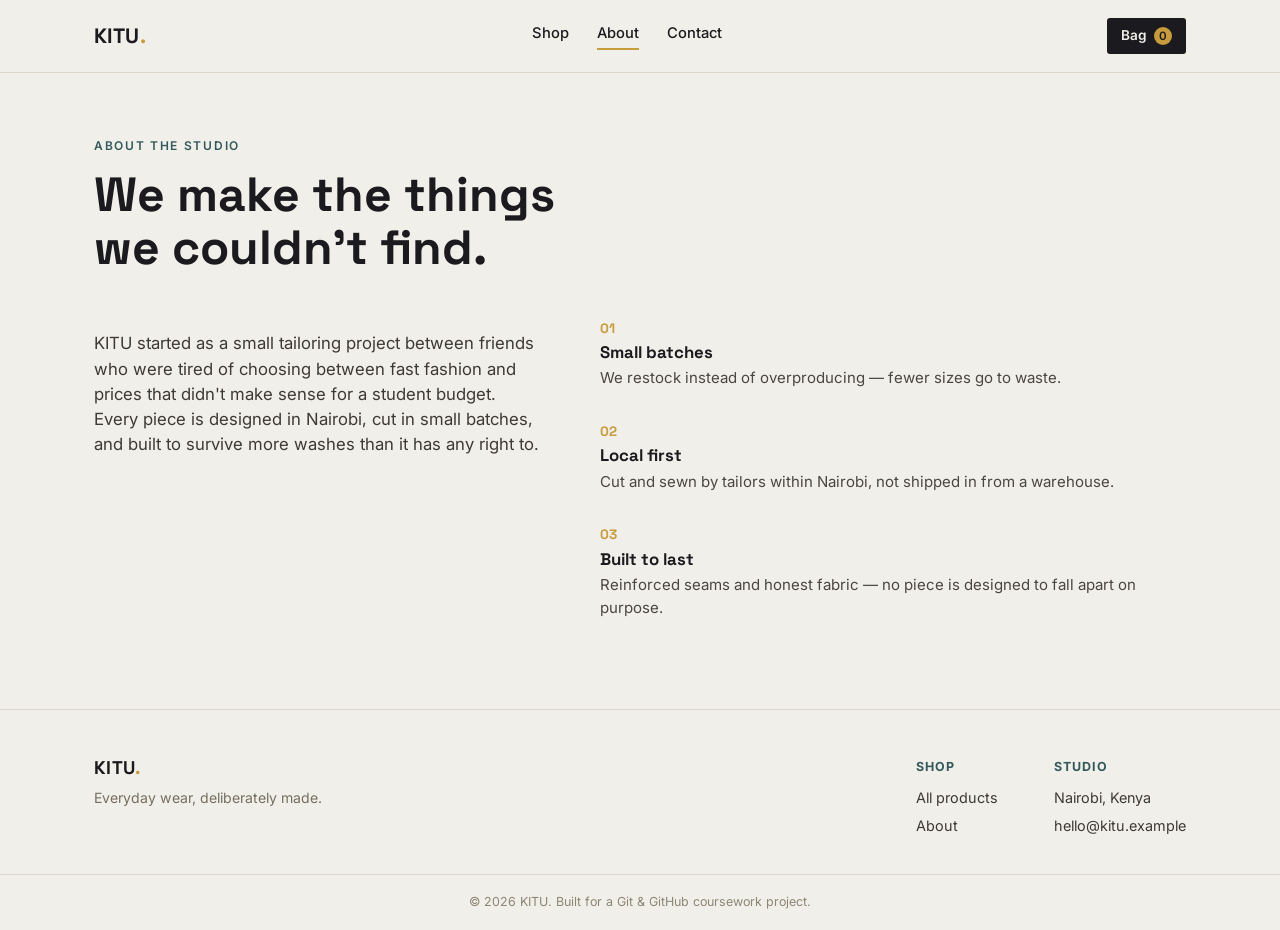
<file: about.html>
<!DOCTYPE html>
<html lang="en">
<head>
<meta charset="UTF-8">
<meta name="viewport" content="width=device-width, initial-scale=1.0">
<title>About — KITU.</title>
<link rel="preconnect" href="https://fonts.googleapis.com">
<link href="https://fonts.googleapis.com/css2?family=Space+Grotesk:wght@500;700&family=Inter:wght@400;500;600&display=swap" rel="stylesheet">
<link rel="stylesheet" href="style .css">
</head>
<body>

  <header class="site-header">
    <div class="wrap header-inner">
      <a href="index.html" class="logo">KITU<span class="dot">.</span></a>

      <nav class="nav" id="siteNav">
        <a href="index.html">Shop</a>
        <a href="about.html" class="active">About</a>
        <a href="contact.html">Contact</a>
      </nav>

      <div class="header-actions">
        <button class="cart-btn" id="cartBtn" aria-label="Cart">
          Bag <span class="cart-count" id="cartCount">0</span>
        </button>
        <button class="menu-toggle" id="menuToggle" aria-label="Open menu" aria-expanded="false">
          <span></span><span></span><span></span>
        </button>
      </div>
    </div>
  </header>

  <main class="wrap about-page">
    <p class="eyebrow">About the studio</p>
    <h1>We make the things<br>we couldn't find.</h1>

    <div class="about-grid">
      <p class="about-lede">
        KITU started as a small tailoring project between friends who were tired of
        choosing between fast fashion and prices that didn't make sense for a
        student budget. Every piece is designed in Nairobi, cut in small batches,
        and built to survive more washes than it has any right to.
      </p>

      <div class="about-facts">
        <div class="fact">
          <span class="fact-num">01</span>
          <h3>Small batches</h3>
          <p>We restock instead of overproducing — fewer sizes go to waste.</p>
        </div>
        <div class="fact">
          <span class="fact-num">02</span>
          <h3>Local first</h3>
          <p>Cut and sewn by tailors within Nairobi, not shipped in from a warehouse.</p>
        </div>
        <div class="fact">
          <span class="fact-num">03</span>
          <h3>Built to last</h3>
          <p>Reinforced seams and honest fabric — no piece is designed to fall apart on purpose.</p>
        </div>
      </div>
    </div>
  </main>

  <footer class="site-footer">
    <div class="wrap footer-inner">
      <div>
        <p class="logo footer-logo">KITU<span class="dot">.</span></p>
        <p class="footer-tag">Everyday wear, deliberately made.</p>
      </div>
      <div class="footer-links">
        <div>
          <h4>Shop</h4>
          <a href="index.html">All products</a>
          <a href="about.html">About</a>
        </div>
        <div>
          <h4>Studio</h4>
          <p>Nairobi, Kenya</p>
          <p>hello@kitu.example</p>
        </div>
      </div>
    </div>
    <p class="footer-bottom">&copy; 2026 KITU. Built for a Git &amp; GitHub coursework project.</p>
  </footer>

  <script src="script.js"></script>
</body>
</html>
</file>
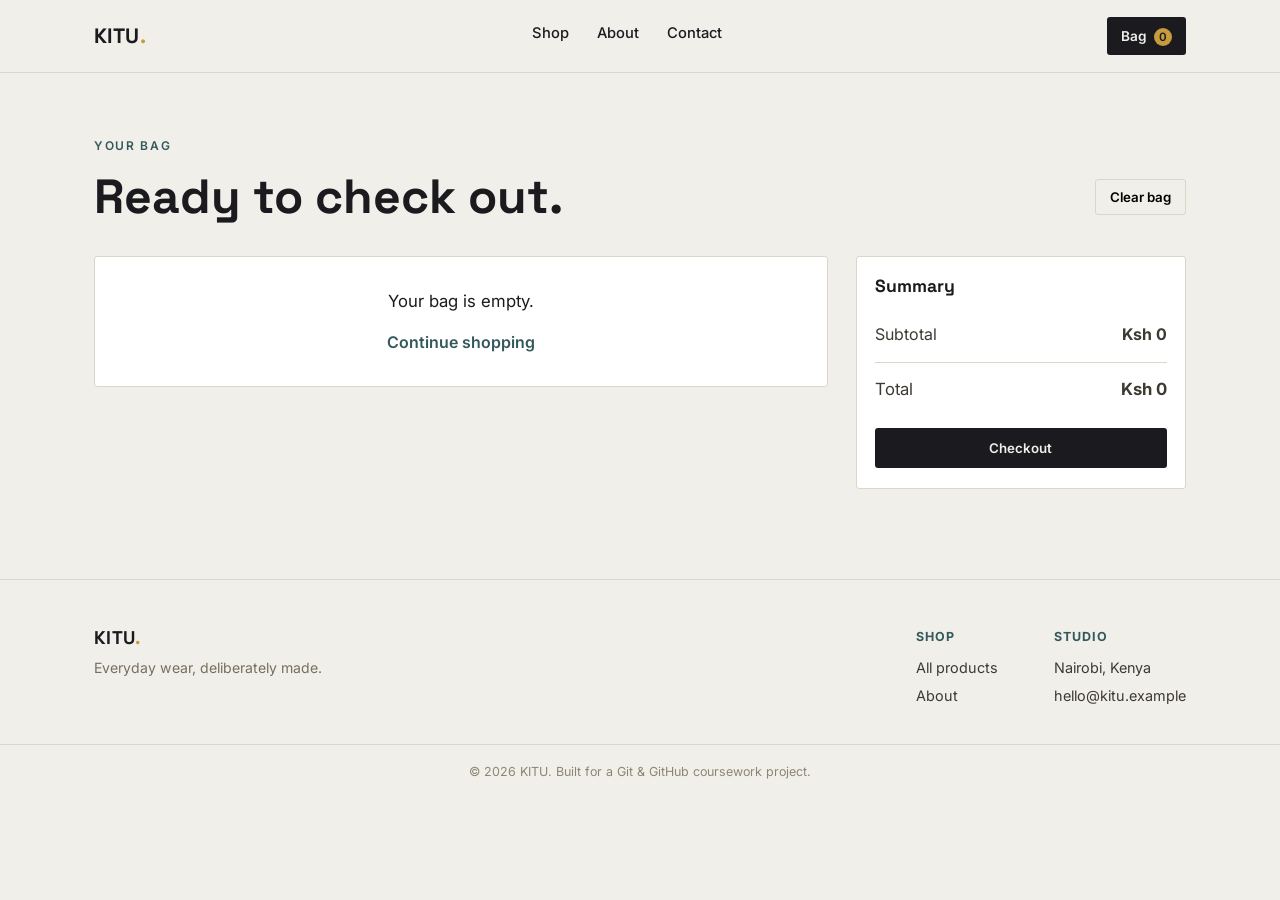
<file: bag.html>
<!DOCTYPE html>
<html lang="en">
<head>
<meta charset="UTF-8">
<meta name="viewport" content="width=device-width, initial-scale=1.0">
<title>Bag — KITU.</title>
<link rel="preconnect" href="https://fonts.googleapis.com">
<link href="https://fonts.googleapis.com/css2?family=Space+Grotesk:wght@500;700&family=Inter:wght@400;500;600&display=swap" rel="stylesheet">
<link rel="stylesheet" href="style .css">
</head>
<body>

  <header class="site-header">
    <div class="wrap header-inner">
      <a href="index.html" class="logo">KITU<span class="dot">.</span></a>

      <nav class="nav" id="siteNav">
        <a href="index.html">Shop</a>
        <a href="about.html">About</a>
        <a href="contact.html">Contact</a>
      </nav>

      <div class="header-actions">
        <a href="bag.html" class="cart-btn" id="cartBtn" aria-label="Cart">
          Bag <span class="cart-count" id="cartCount">0</span>
        </a>
        <button class="menu-toggle" id="menuToggle" aria-label="Open menu" aria-expanded="false">
          <span></span><span></span><span></span>
        </button>
      </div>
    </div>
  </header>

  <main class="wrap bag-page">
    <p class="eyebrow">Your bag</p>
    <div class="bag-header-row">
      <h1>Ready to check out.</h1>
      <button id="clearBag" class="clear-bag-btn" type="button">Clear bag</button>
    </div>

    <div class="bag-layout">
      <section class="bag-items" id="bagItems"></section>

      <aside class="bag-summary">
        <h2>Summary</h2>
        <div class="summary-row">
          <span>Subtotal</span>
          <strong id="bagSubtotal">KES 0</strong>
        </div>
        <div class="summary-row total-row">
          <span>Total</span>
          <strong id="bagTotal">KES 0</strong>
        </div>
        <button class="checkout-btn" type="button">Checkout</button>
      </aside>
    </div>
  </main>

  <footer class="site-footer">
    <div class="wrap footer-inner">
      <div>
        <p class="logo footer-logo">KITU<span class="dot">.</span></p>
        <p class="footer-tag">Everyday wear, deliberately made.</p>
      </div>
      <div class="footer-links">
        <div>
          <h4>Shop</h4>
          <a href="index.html">All products</a>
          <a href="about.html">About</a>
        </div>
        <div>
          <h4>Studio</h4>
          <p>Nairobi, Kenya</p>
          <p>hello@kitu.example</p>
        </div>
      </div>
    </div>
    <p class="footer-bottom">&copy; 2026 KITU. Built for a Git &amp; GitHub coursework project.</p>
  </footer>

  <script src="script.js"></script>
</body>
</html>
</file>
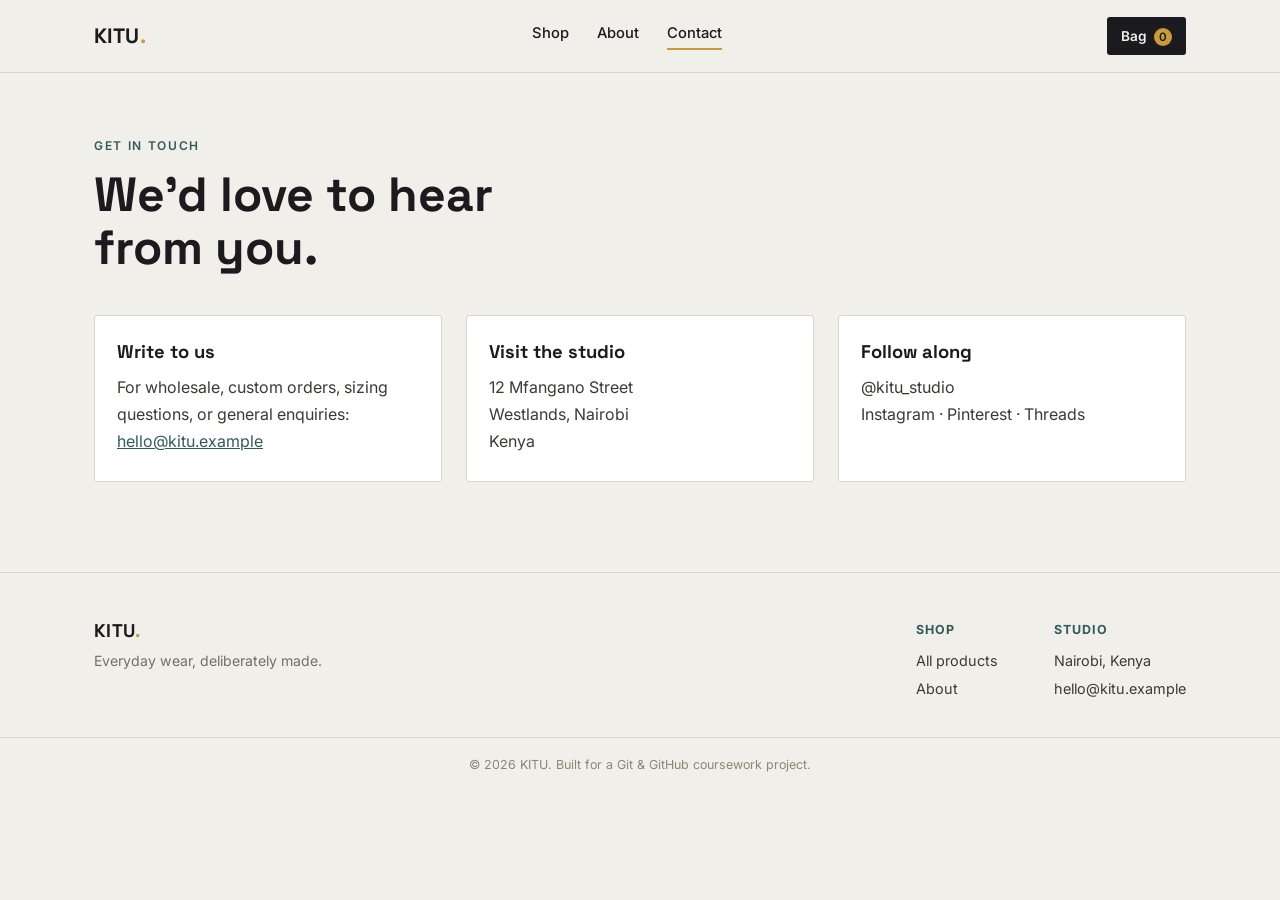
<file: contact.html>
<!DOCTYPE html>
<html lang="en">
<head>
<meta charset="UTF-8">
<meta name="viewport" content="width=device-width, initial-scale=1.0">
<title>Contact — KITU.</title>
<link rel="preconnect" href="https://fonts.googleapis.com">
<link href="https://fonts.googleapis.com/css2?family=Space+Grotesk:wght@500;700&family=Inter:wght@400;500;600&display=swap" rel="stylesheet">
<link rel="stylesheet" href="style .css">
</head>
<body>

  <header class="site-header">
    <div class="wrap header-inner">
      <a href="index.html" class="logo">KITU<span class="dot">.</span></a>

      <nav class="nav" id="siteNav">
        <a href="index.html">Shop</a>
        <a href="about.html">About</a>
        <a href="contact.html" class="active">Contact</a>
      </nav>

      <div class="header-actions">
        <a href="bag.html" class="cart-btn" id="cartBtn" aria-label="Cart">
          Bag <span class="cart-count" id="cartCount">0</span>
        </a>
        <button class="menu-toggle" id="menuToggle" aria-label="Open menu" aria-expanded="false">
          <span></span><span></span><span></span>
        </button>
      </div>
    </div>
  </header>

  <main class="wrap contact-page">
    <p class="eyebrow">Get in touch</p>
    <h1>We’d love to hear from you.</h1>

    <div class="contact-grid">
      <div class="contact-card">
        <h3>Write to us</h3>
        <p>For wholesale, custom orders, sizing questions, or general enquiries:</p>
        <a href="mailto:hello@kitu.example">hello@kitu.example</a>
      </div>

      <div class="contact-card">
        <h3>Visit the studio</h3>
        <p>12 Mfangano Street<br>Westlands, Nairobi<br>Kenya</p>
      </div>

      <div class="contact-card">
        <h3>Follow along</h3>
        <p>@kitu_studio</p>
        <p>Instagram · Pinterest · Threads</p>
      </div>
    </div>
  </main>

  <footer class="site-footer">
    <div class="wrap footer-inner">
      <div>
        <p class="logo footer-logo">KITU<span class="dot">.</span></p>
        <p class="footer-tag">Everyday wear, deliberately made.</p>
      </div>
      <div class="footer-links">
        <div>
          <h4>Shop</h4>
          <a href="index.html">All products</a>
          <a href="about.html">About</a>
        </div>
        <div>
          <h4>Studio</h4>
          <p>Nairobi, Kenya</p>
          <p>hello@kitu.example</p>
        </div>
      </div>
    </div>
    <p class="footer-bottom">&copy; 2026 KITU. Built for a Git &amp; GitHub coursework project.</p>
  </footer>

  <script src="script.js"></script>
</body>
</html>
</file>
<file: style .css>
/* ---------- Tokens ---------- */
:root {
  --ink: #1b1b1f;
  --paper: #f1efe9;
  --paper-raised: #ffffff;
  --line: #dcd6c8;
  --mustard: #c89b3c;
  --teal: #33595c;
  --font-display: 'Space Grotesk', sans-serif;
  --font-body: 'Inter', sans-serif;
  --radius: 3px;
}

* { box-sizing: border-box; }

html { scroll-behavior: smooth; }

body {
  margin: 0;
  background: var(--paper);
  color: var(--ink);
  font-family: var(--font-body);
  line-height: 1.5;
}

.wrap {
  max-width: 1140px;
  margin: 0 auto;
  padding: 0 24px;
}

a { color: inherit; text-decoration: none; }

h1, h2, h3, .logo {
  font-family: var(--font-display);
  font-weight: 700;
  line-height: 1.1;
  margin: 0;
}

:focus-visible {
  outline: 2px solid var(--teal);
  outline-offset: 2px;
}

@media (prefers-reduced-motion: reduce) {
  * { animation-duration: 0.01ms !important; transition-duration: 0.01ms !important; }
}

/* ---------- Header ---------- */
.site-header {
  position: sticky;
  top: 0;
  z-index: 20;
  background: var(--paper);
  border-bottom: 1px solid var(--line);
}

.header-inner {
  display: flex;
  align-items: center;
  justify-content: space-between;
  height: 72px;
}

.logo {
  font-size: 1.3rem;
  letter-spacing: 0.02em;
}
.logo .dot { color: var(--mustard); }

.nav {
  display: flex;
  gap: 28px;
}

.nav a {
  font-size: 0.92rem;
  font-weight: 500;
  padding-bottom: 4px;
  border-bottom: 2px solid transparent;
}

.nav a.active,
.nav a:hover {
  border-bottom-color: var(--mustard);
}

.header-actions {
  display: flex;
  align-items: center;
  gap: 16px;
}

.cart-btn {
  font-family: var(--font-body);
  font-weight: 600;
  font-size: 0.85rem;
  background: var(--ink);
  color: var(--paper);
  border: none;
  border-radius: var(--radius);
  padding: 9px 14px;
  cursor: pointer;
}

.cart-count {
  display: inline-block;
  background: var(--mustard);
  color: var(--ink);
  border-radius: 50%;
  min-width: 18px;
  height: 18px;
  font-size: 0.72rem;
  line-height: 18px;
  text-align: center;
  margin-left: 4px;
}

.menu-toggle {
  display: none;
  flex-direction: column;
  justify-content: center;
  gap: 4px;
  width: 34px;
  height: 34px;
  background: none;
  border: none;
  cursor: pointer;
}
.menu-toggle span {
  height: 2px;
  background: var(--ink);
  border-radius: 2px;
}

/* ---------- Hero ---------- */
.hero {
  padding: 64px 0 0;
  overflow: hidden;
}

.hero-inner { text-align: left; }

.eyebrow {
  text-transform: uppercase;
  letter-spacing: 0.14em;
  font-size: 0.75rem;
  font-weight: 600;
  color: var(--teal);
  margin: 0 0 14px;
}

.hero h1 {
  font-size: clamp(2.2rem, 5vw, 3.6rem);
  max-width: 14ch;
}

.hero-sub {
  max-width: 46ch;
  color: #4a473f;
  margin-top: 18px;
  font-size: 1.02rem;
}

.ticker {
  margin-top: 48px;
  border-top: 1px solid var(--line);
  border-bottom: 1px solid var(--line);
  background: var(--ink);
  overflow: hidden;
  white-space: nowrap;
}

.ticker-track {
  display: inline-flex;
  animation: scroll 18s linear infinite;
}

.ticker-track span {
  font-family: var(--font-display);
  font-weight: 700;
  font-size: 0.85rem;
  letter-spacing: 0.18em;
  color: var(--paper);
  padding: 12px 32px;
  border-right: 1px solid rgba(241, 239, 233, 0.2);
}

@keyframes scroll {
  from { transform: translateX(0); }
  to { transform: translateX(-50%); }
}

/* ---------- Shop controls ---------- */
.shop { padding: 56px 24px 80px; }

.shop-controls {
  display: flex;
  flex-wrap: wrap;
  gap: 16px;
  justify-content: space-between;
  align-items: center;
  margin-bottom: 8px;
}

.filters {
  display: flex;
  gap: 8px;
  flex-wrap: wrap;
}

.chip {
  font-family: var(--font-body);
  font-size: 0.85rem;
  font-weight: 500;
  background: var(--paper-raised);
  border: 1px solid var(--line);
  border-radius: 999px;
  padding: 7px 16px;
  cursor: pointer;
  transition: background 0.15s, color 0.15s, border-color 0.15s;
}

.chip:hover { border-color: var(--teal); }

.chip.active {
  background: var(--ink);
  color: var(--paper);
  border-color: var(--ink);
}

.search-wrap { flex: 0 0 240px; }

#searchInput {
  width: 100%;
  font-family: var(--font-body);
  font-size: 0.9rem;
  padding: 9px 14px;
  border: 1px solid var(--line);
  border-radius: var(--radius);
  background: var(--paper-raised);
}
#searchInput:focus { border-color: var(--teal); }

.result-count {
  font-size: 0.82rem;
  color: #756f60;
  margin: 18px 0 24px;
}

/* ---------- Product grid ---------- */
.product-grid {
  display: grid;
  grid-template-columns: repeat(auto-fill, minmax(230px, 1fr));
  gap: 28px;
}

.product-card {
  background: var(--paper-raised);
  border: 1px solid var(--line);
  border-radius: var(--radius);
  overflow: hidden;
  display: flex;
  flex-direction: column;
}

.product-image-wrap {
  position: relative;
  width: 100%;
  aspect-ratio: 4 / 5;
  overflow: hidden;
  background: #e6e1d3;
}

.product-image {
  width: 100%;
  height: 100%;
  object-fit: cover;
  display: block;
  transition: transform 0.4s ease;
}

.product-card:hover .product-image {
  transform: scale(1.04);
}

.product-info {
  padding: 16px 16px 18px;
  display: flex;
  flex-direction: column;
  gap: 8px;
  flex: 1;
}

.product-meta {
  display: flex;
  align-items: center;
  justify-content: space-between;
  gap: 12px;
}

.product-category {
  text-transform: uppercase;
  font-size: 0.68rem;
  letter-spacing: 0.1em;
  color: var(--teal);
  font-weight: 600;
  margin: 0;
}

.product-price {
  font-weight: 600;
  font-size: 0.95rem;
  margin: 0;
}

.product-card h3 {
  font-family: var(--font-display);
  font-weight: 700;
  font-size: 1.02rem;
  margin: 0;
}

.add-to-cart {
  margin-top: auto;
  width: fit-content;
  font-family: var(--font-body);
  font-size: 0.78rem;
  font-weight: 600;
  background: transparent;
  border: 1px solid var(--ink);
  border-radius: var(--radius);
  padding: 6px 12px;
  cursor: pointer;
  transition: background 0.15s, color 0.15s;
}

.add-to-cart:hover {
  background: var(--ink);
  color: var(--paper);
}

.empty-state {
  text-align: center;
  color: #756f60;
  padding: 60px 0;
}

/* ---------- Toast ---------- */
.toast {
  position: fixed;
  bottom: 24px;
  left: 50%;
  transform: translate(-50%, 20px);
  background: var(--ink);
  color: var(--paper);
  font-size: 0.85rem;
  font-weight: 500;
  padding: 12px 20px;
  border-radius: var(--radius);
  opacity: 0;
  pointer-events: none;
  transition: opacity 0.25s ease, transform 0.25s ease;
  z-index: 50;
}

.toast.show {
  opacity: 1;
  transform: translate(-50%, 0);
}

/* ---------- About page ---------- */
.about-page { padding: 64px 24px 90px; }

.about-page h1 {
  font-size: clamp(2rem, 4.5vw, 3rem);
  margin-top: 14px;
  max-width: 16ch;
}

.about-grid {
  display: grid;
  grid-template-columns: 1fr 1.3fr;
  gap: 56px;
  margin-top: 40px;
}

.about-lede {
  font-size: 1.05rem;
  color: #3d3a33;
}

.about-facts {
  display: flex;
  flex-direction: column;
  gap: 28px;
}

/* ---------- Contact page ---------- */
.contact-page {
  padding: 64px 24px 90px;
}

.contact-page h1 {
  font-size: clamp(2rem, 4.5vw, 3rem);
  margin-top: 14px;
  max-width: 16ch;
}

.contact-grid {
  display: grid;
  grid-template-columns: repeat(3, minmax(200px, 1fr));
  gap: 24px;
  margin-top: 40px;
}

.contact-card {
  background: var(--paper-raised);
  border: 1px solid var(--line);
  border-radius: var(--radius);
  padding: 26px 22px;
}

.contact-card h3 {
  font-family: var(--font-display);
  font-size: 1.15rem;
  margin: 0 0 12px;
}

.contact-card p,
.contact-card a {
  margin: 0;
  color: #3d3a33;
  line-height: 1.7;
}

.contact-card a {
  color: var(--teal);
  text-decoration: underline;
  text-decoration-thickness: 1px;
}

@media (max-width: 760px) {
  .contact-grid {
    grid-template-columns: 1fr;
  }
}

/* ---------- Bag page ---------- */
.bag-page {
  padding: 64px 24px 90px;
}

.bag-header-row {
  display: flex;
  align-items: center;
  justify-content: space-between;
  gap: 16px;
  margin: 16px 0 32px;
}

.bag-header-row h1 {
  font-size: clamp(2rem, 4vw, 3rem);
  margin: 0;
}

.clear-bag-btn {
  background: transparent;
  border: 1px solid var(--line);
  border-radius: var(--radius);
  padding: 9px 14px;
  cursor: pointer;
  font-family: var(--font-body);
  font-weight: 600;
}

.bag-layout {
  display: grid;
  grid-template-columns: minmax(0, 2fr) minmax(220px, 0.9fr);
  gap: 28px;
  align-items: start;
}

.bag-items {
  display: flex;
  flex-direction: column;
  gap: 18px;
}

.bag-item {
  display: grid;
  grid-template-columns: 110px 1fr auto;
  gap: 18px;
  align-items: center;
  background: var(--paper-raised);
  border: 1px solid var(--line);
  border-radius: var(--radius);
  padding: 16px;
}

.bag-item-image {
  width: 110px;
  height: 110px;
  object-fit: cover;
  border-radius: var(--radius);
}

.bag-item-details {
  display: flex;
  justify-content: space-between;
  gap: 18px;
  align-items: center;
}

.bag-item-category {
  margin: 0 0 6px;
  text-transform: uppercase;
  letter-spacing: 0.09em;
  font-size: 0.68rem;
  color: var(--teal);
  font-weight: 600;
}

.bag-item-details h3 {
  margin: 0;
  font-size: 1.15rem;
}

.bag-item-controls {
  display: flex;
  align-items: center;
  gap: 12px;
  color: #4a473f;
  font-size: 0.9rem;
}

.bag-remove {
  background: none;
  border: none;
  color: var(--teal);
  font-weight: 600;
  cursor: pointer;
  padding: 0;
}

.bag-item-price {
  font-weight: 700;
  font-size: 1rem;
}

.bag-summary {
  background: var(--paper-raised);
  border: 1px solid var(--line);
  border-radius: var(--radius);
  padding: 20px 18px;
}

.bag-summary h2 {
  margin: 0 0 18px;
  font-size: 1.1rem;
}

.summary-row {
  display: flex;
  align-items: center;
  justify-content: space-between;
  padding: 8px 0;
  color: #3d3a33;
}

.total-row {
  margin-top: 8px;
  border-top: 1px solid var(--line);
  padding-top: 14px;
  font-size: 1.05rem;
}

.checkout-btn {
  width: 100%;
  margin-top: 18px;
  background: var(--ink);
  color: var(--paper);
  border: none;
  border-radius: var(--radius);
  padding: 12px 18px;
  font-family: var(--font-body);
  font-weight: 600;
  cursor: pointer;
}

.empty-bag {
  background: var(--paper-raised);
  border: 1px solid var(--line);
  border-radius: var(--radius);
  padding: 32px 24px;
  text-align: center;
}

.empty-bag p {
  margin: 0 0 16px;
  font-size: 1.05rem;
}

.empty-bag-link {
  display: inline-block;
  color: var(--teal);
  font-weight: 600;
}

.fact-num {
  font-family: var(--font-display);
  color: var(--mustard);
  font-weight: 700;
  font-size: 0.85rem;
}

.fact h3 {
  font-size: 1.05rem;
  margin: 4px 0 6px;
}

.fact p {
  margin: 0;
  color: #4a473f;
  font-size: 0.94rem;
}

/* ---------- Footer ---------- */
.site-footer {
  border-top: 1px solid var(--line);
  padding-top: 48px;
}

.footer-inner {
  display: flex;
  flex-wrap: wrap;
  justify-content: space-between;
  gap: 40px;
  padding-bottom: 32px;
}

.footer-logo { font-size: 1.15rem; }

.footer-tag {
  color: #756f60;
  font-size: 0.88rem;
  margin-top: 8px;
}

.footer-links {
  display: flex;
  gap: 56px;
}

.footer-links h4 {
  font-size: 0.78rem;
  text-transform: uppercase;
  letter-spacing: 0.08em;
  margin: 0 0 10px;
  color: var(--teal);
}

.footer-links a,
.footer-links p {
  display: block;
  font-size: 0.9rem;
  margin: 6px 0;
  color: #3d3a33;
}

.footer-bottom {
  text-align: center;
  font-size: 0.78rem;
  color: #8c8674;
  border-top: 1px solid var(--line);
  padding: 18px 0;
  margin: 0;
}

/* ---------- Responsive ---------- */
@media (max-width: 780px) {
  .nav {
    position: absolute;
    top: 72px;
    left: 0;
    right: 0;
    background: var(--paper);
    border-bottom: 1px solid var(--line);
    flex-direction: column;
    gap: 0;
    display: none;
  }
  .nav.open { display: flex; }
  .nav a {
    padding: 14px 24px;
    border-bottom: 1px solid var(--line);
  }
  .menu-toggle { display: flex; }

  .about-grid {
    grid-template-columns: 1fr;
    gap: 32px;
  }

  .bag-layout {
    grid-template-columns: 1fr;
  }

  .bag-item {
    grid-template-columns: 90px 1fr;
    grid-template-areas:
      'image details'
      'image price';
  }

  .bag-item-image {
    grid-area: image;
  }

  .bag-item-details {
    grid-area: details;
    flex-direction: column;
    align-items: flex-start;
  }

  .bag-item-price {
    grid-area: price;
    justify-self: end;
  }
}

@media (max-width: 480px) {
  .search-wrap { flex: 1 1 100%; }
  .shop-controls { flex-direction: column; align-items: stretch; }
}
</file>
